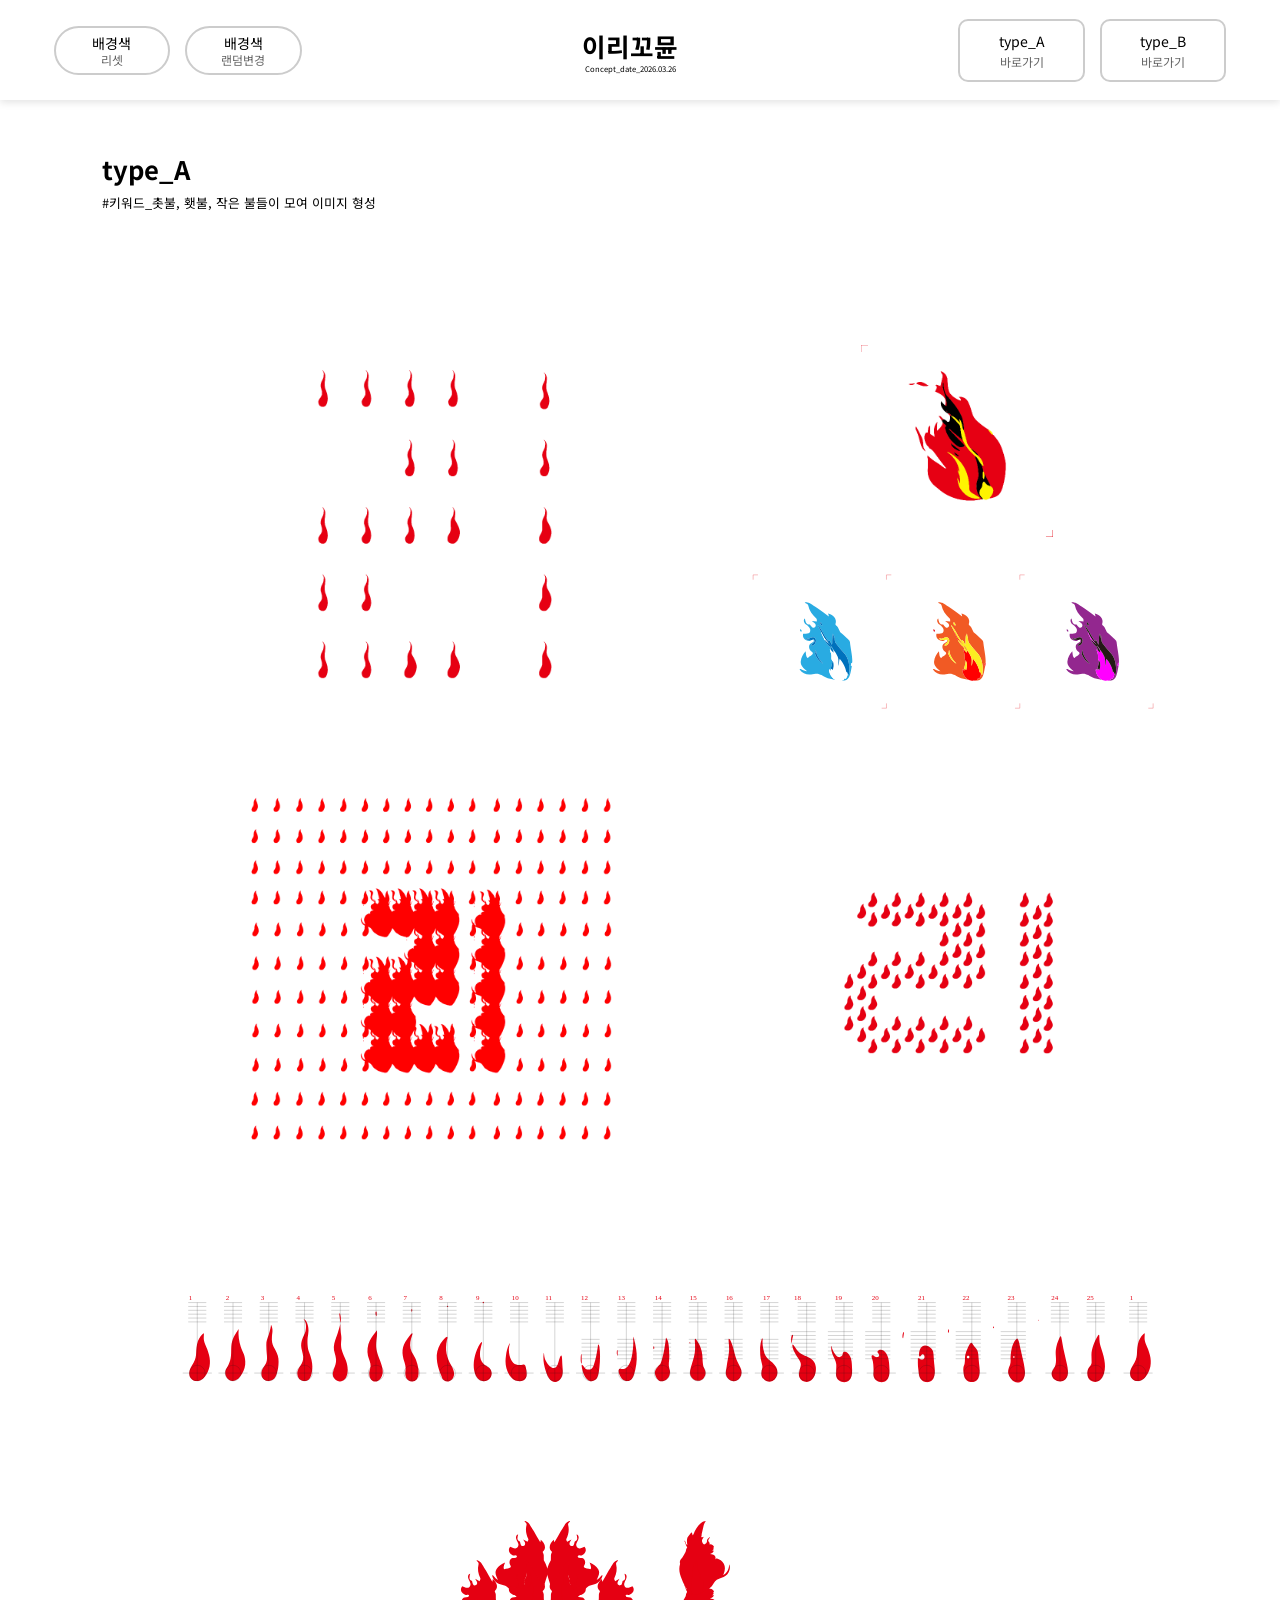
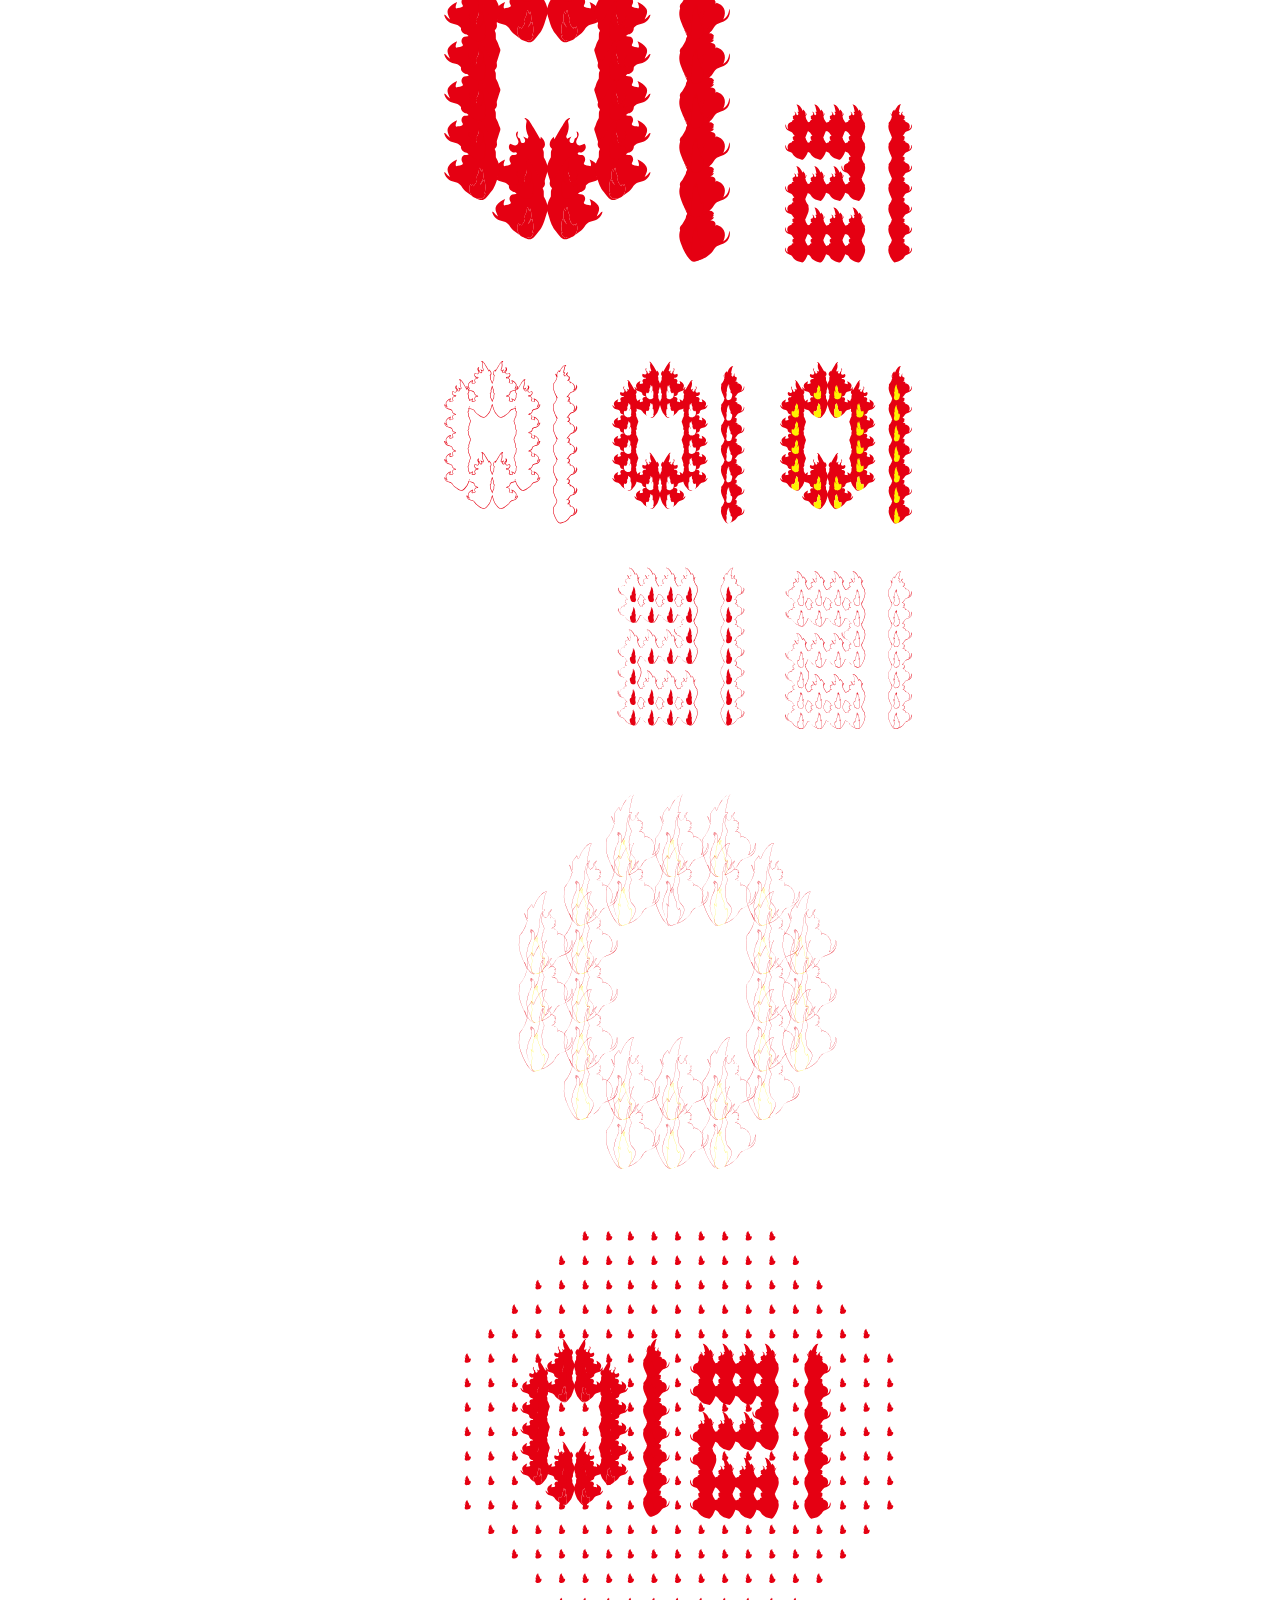
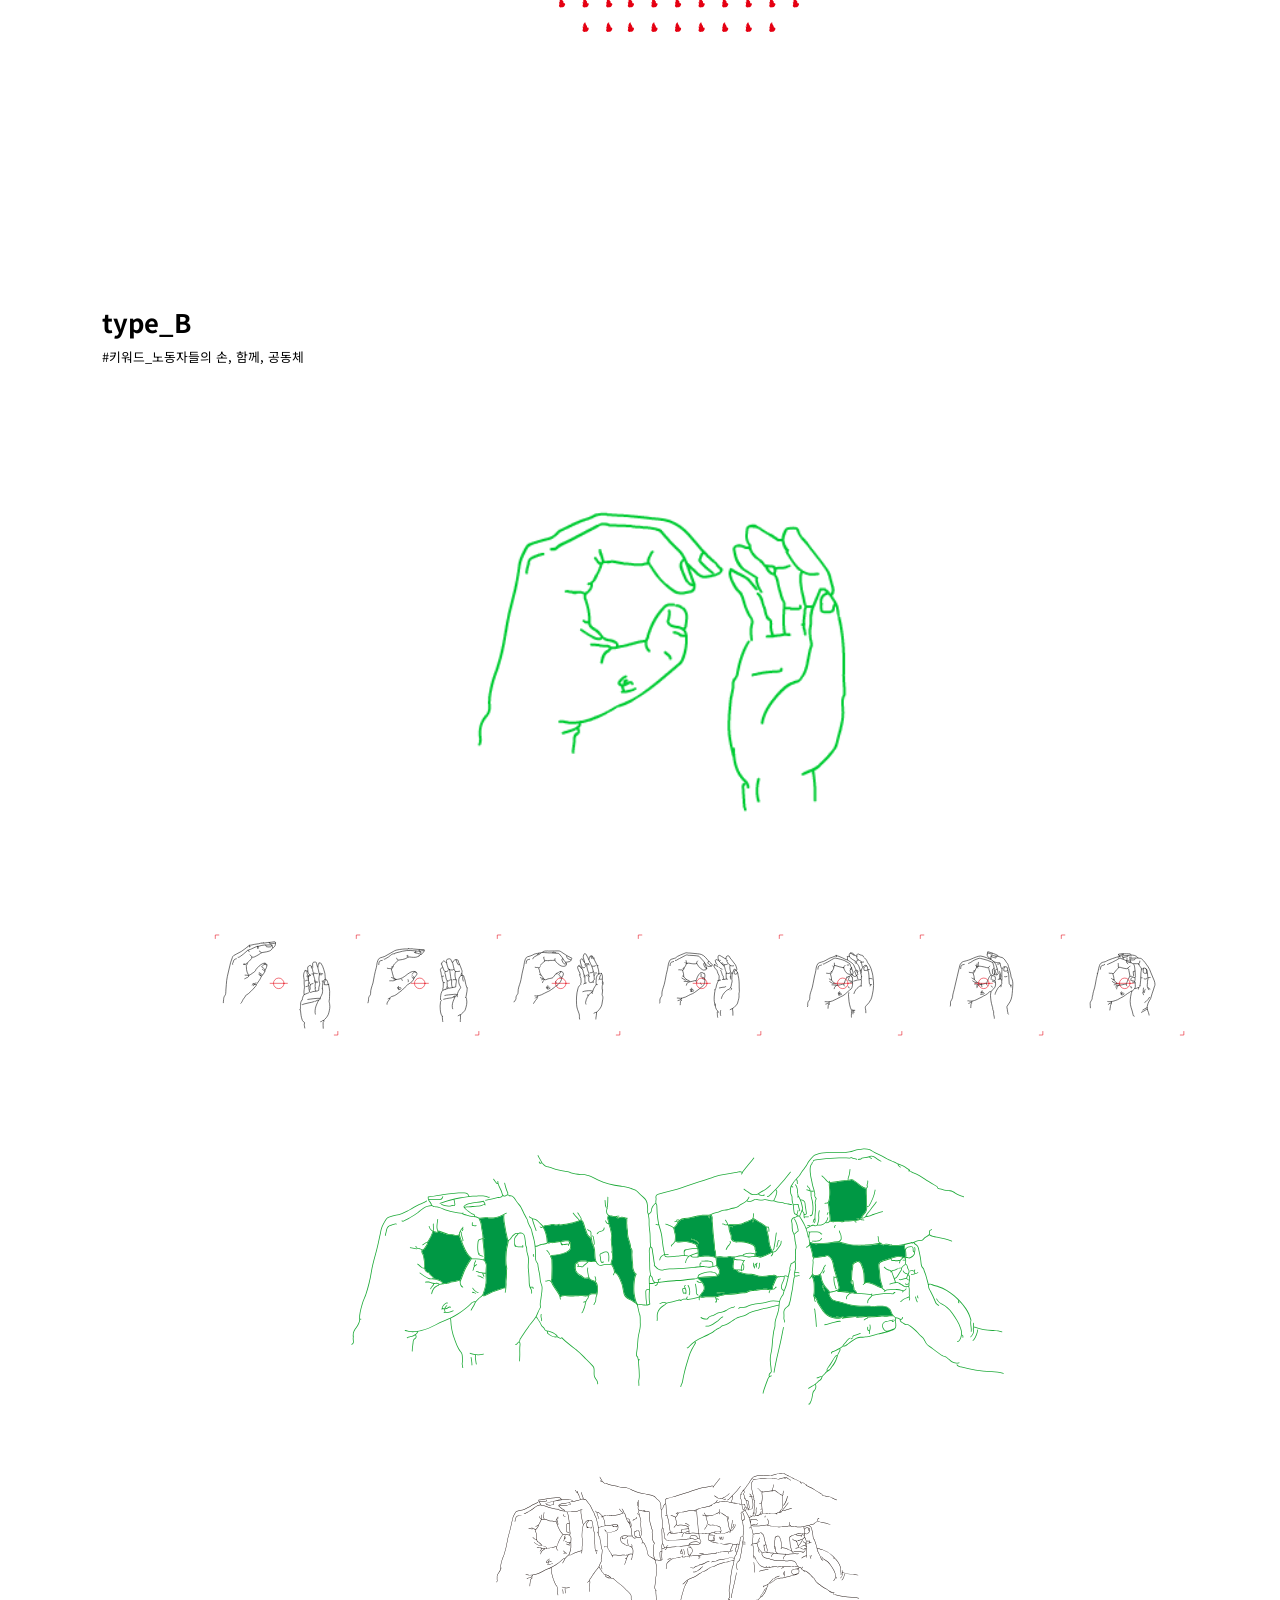
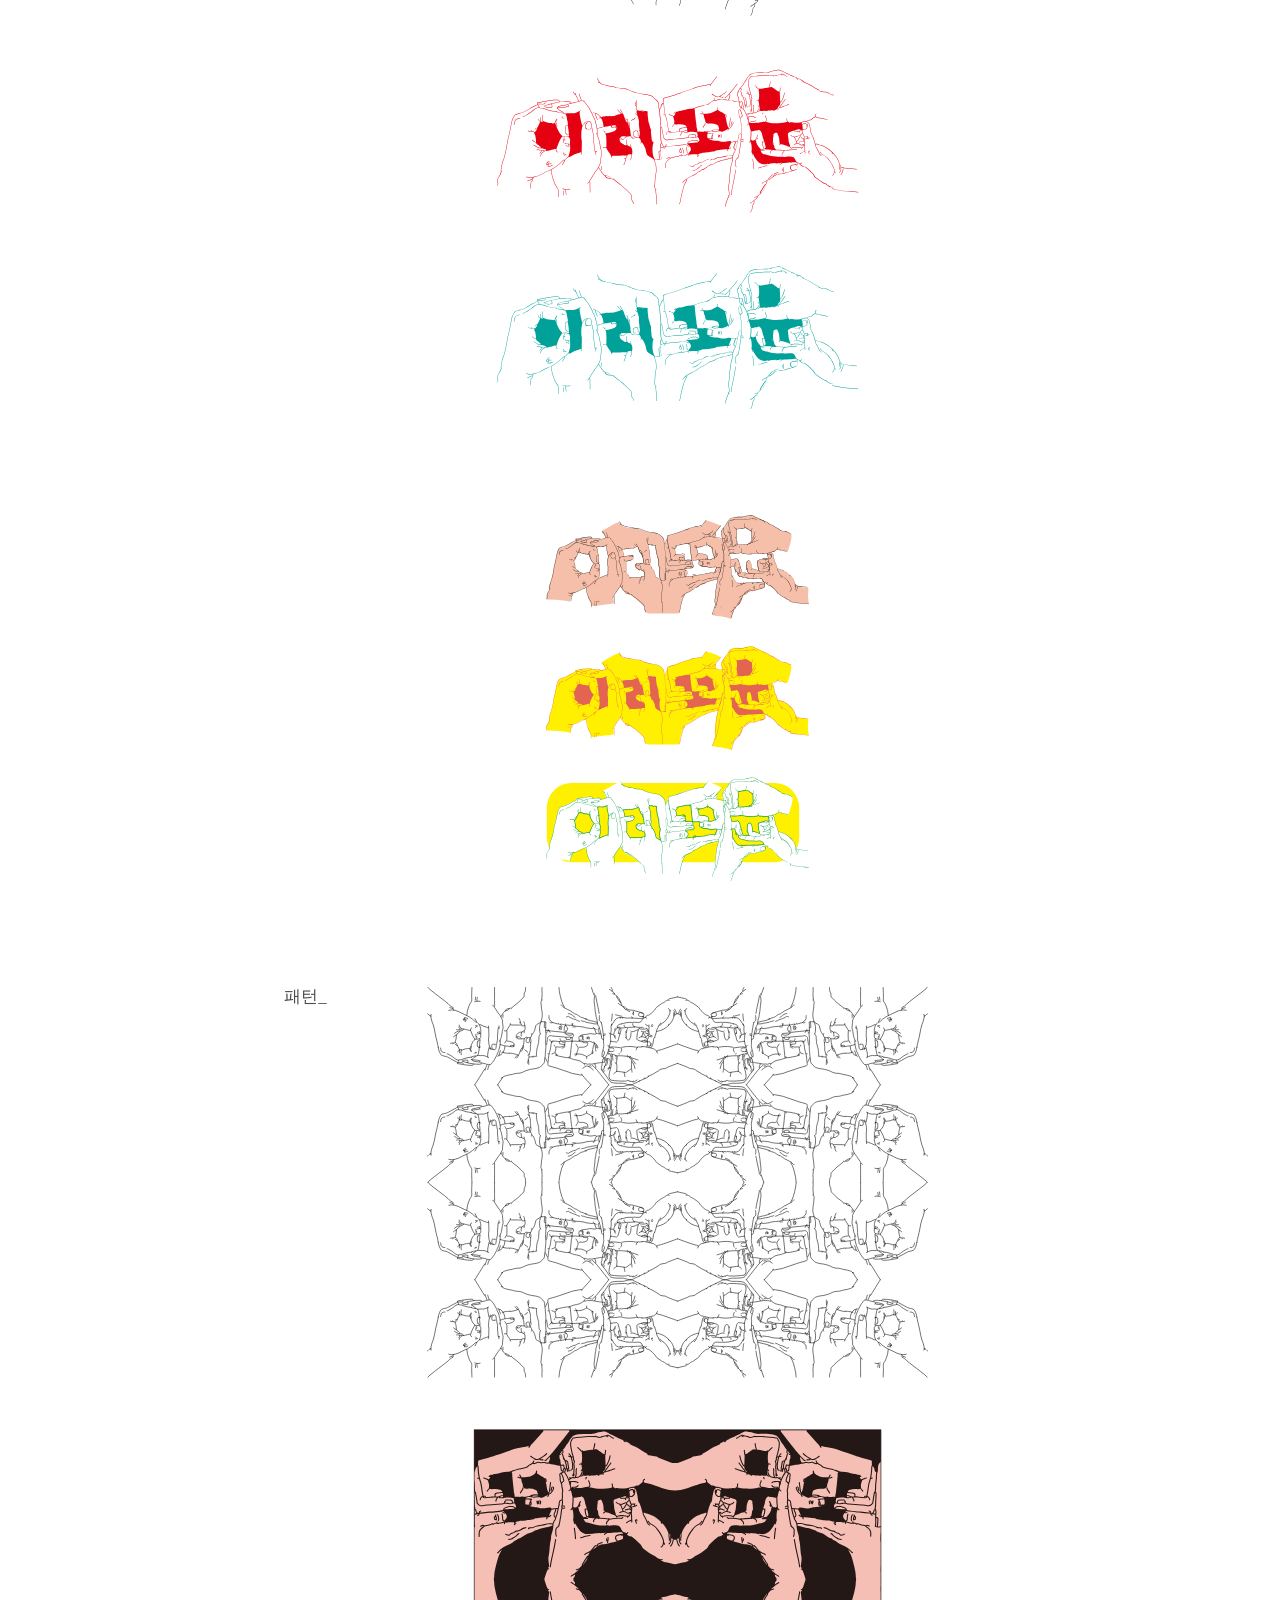
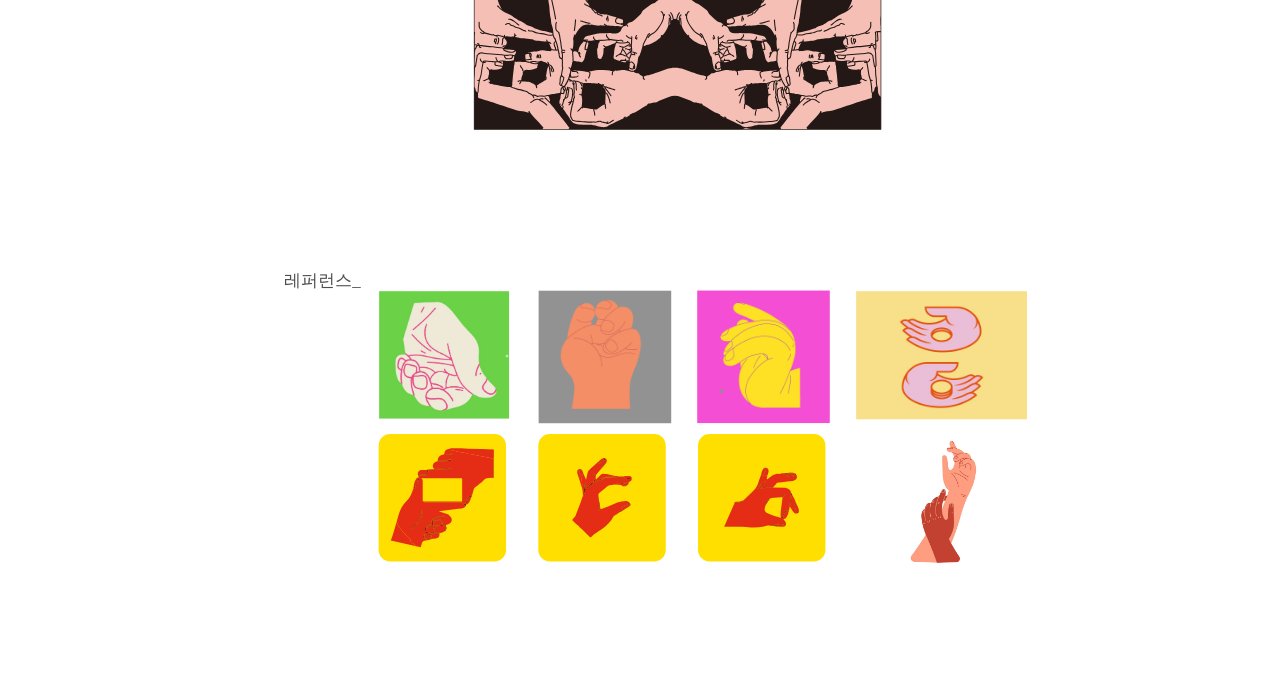
<file: index.html>
<!DOCTYPE html>
<html lang="ko">
<head>
<meta charset="UTF-8">
<meta name="viewport" content="width=device-width, initial-scale=1.0">
<title>scroll test</title>

<!-- Google Sans Font -->
<link rel="preconnect" href="https://fonts.googleapis.com">
<link rel="preconnect" href="https://fonts.gstatic.com" crossorigin>
<link href="https://fonts.googleapis.com/css2?family=Noto+Sans+KR:wght@100..900&display=swap" rel="stylesheet">
<link rel="stylesheet" href="yili.css">
<script src="yili.js" defer></script>
</head>

<body>

    <div class="menu">
        <div class="btn_A">
            <div class="button" id="bg-reset">
                배경색<br><span>리셋</span>
            </div>

            <div class="button" id="bg-random">
                배경색<br><span>랜덤변경</span>
            </div>
        </div>

        <div class="title">
            <h1>이리꼬뮨</h1>
            <li>Concept_date_2026.03.26</li>
        </div>

        <div class="btn_B">
            <div class="button" id="type_A">
                type_A<br><span>바로가기</span>
            </div>
            <div class="button" id="type_B">
                type_B<br><span>바로가기</span>
            </div>
        </div>        
    </div>

    <header class="header" id="type_AA">        
        <div>
            <h1>type_A</h1>
            <li>#키워드_촛불, 횃불, 작은 불들이 모여 이미지 형성 </li>
        </div>
        <div class="gif-container">
            <div class="gif_A">
                <div class="gif_AA">
                    <div class="gif_AA1">
                        <img src="gif/fire1.gif" alt="GIF" class="gif_AAA1">
                    </div>
                    <div class="gif_AA2">
                        <img src="gif/big_fire.gif" alt="GIF" class="gif_AAA2">
                        <img src="svg/big_fire.svg" alt="SVG" class="gif_AAA3">                        
                    </div>
                </div>
            </div>
            <div class="gif_B">
                <div class="gif_BB">
                    <div class="gif_BB1">
                        <img src="gif/fire2.gif" alt="GIF" class="gif_BBB1">
                    </div>
                    <div class="gif_BB2">
                        <img src="gif/small_fire.gif" alt="GIF" class="gif_BBB2">
                    </div>      
                </div>                      
            </div>
        </div>
        <div class="type_svg">
            <img src="svg/typeA.svg" alt="SVG">
        </div>
    </header>

    <main class="main" id="type_BB">
        <h1>type_B</h1>
        <li>#키워드_노동자들의 손, 함께, 공동체</li>
        </div>
        <div class="gif-container_B">
            <div class="gif_C">
                <div class="gif_CC">
                    <div class="gif_CC1">
                        <img src="gif/hand.gif" alt="GIF" class="gif_CCC1">
                    </div>
                </div>
            </div>
        </div>
        <div class="type_svg">
            <img src="svg/typeB.svg" alt="SVG">
        </div>
    </main>

</body>
</html>
</file>
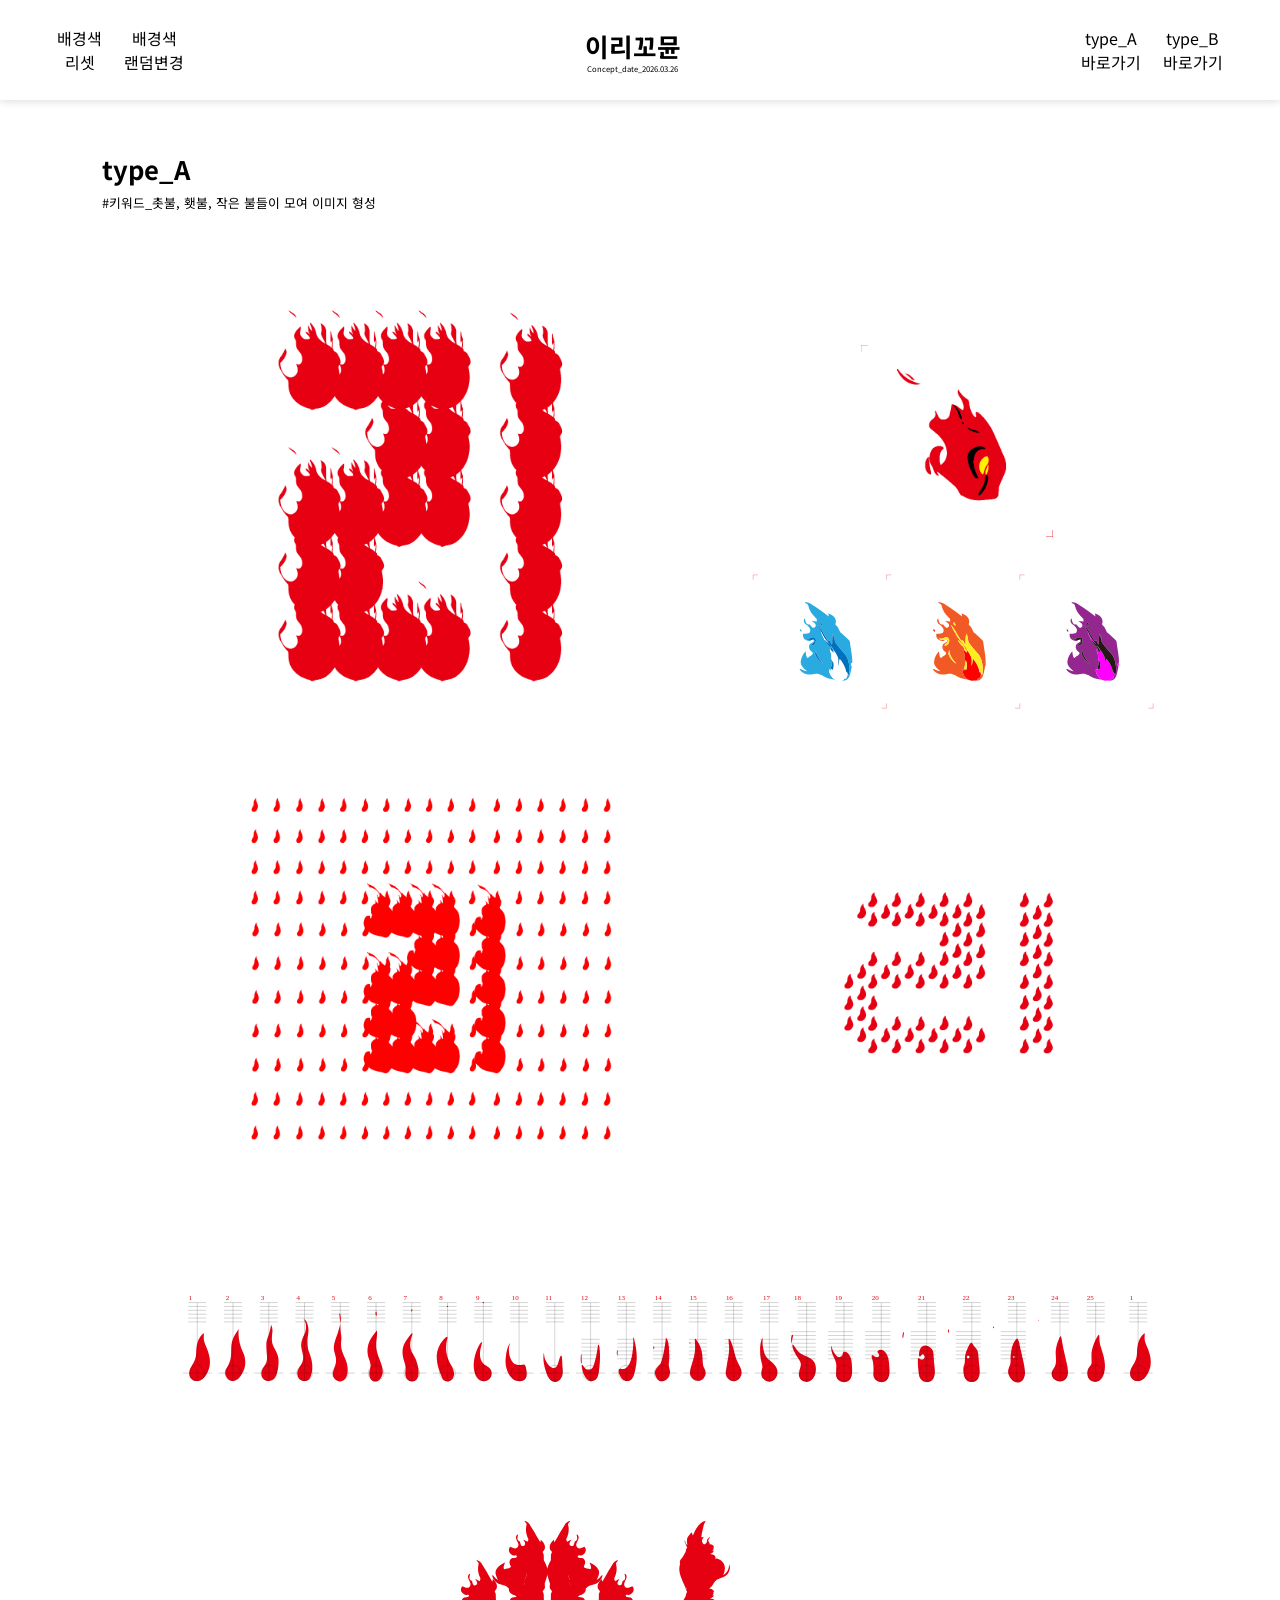
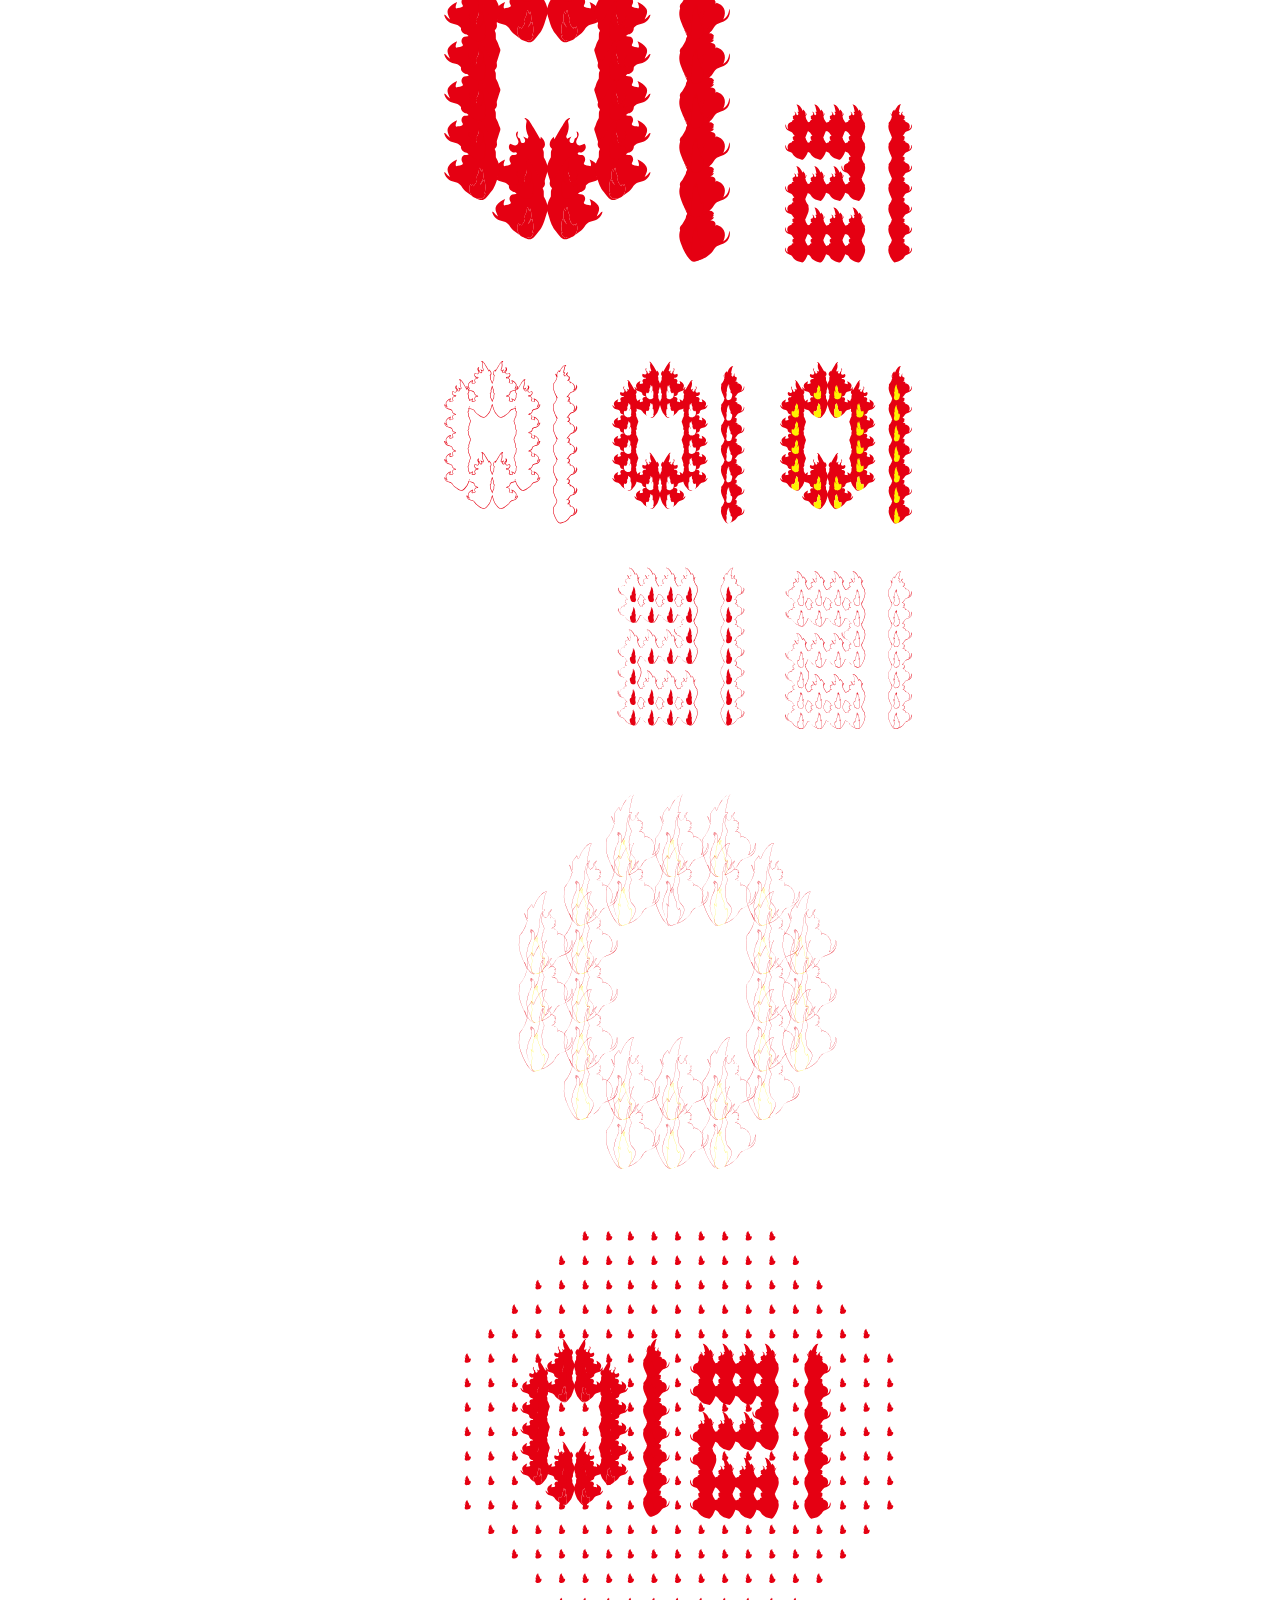
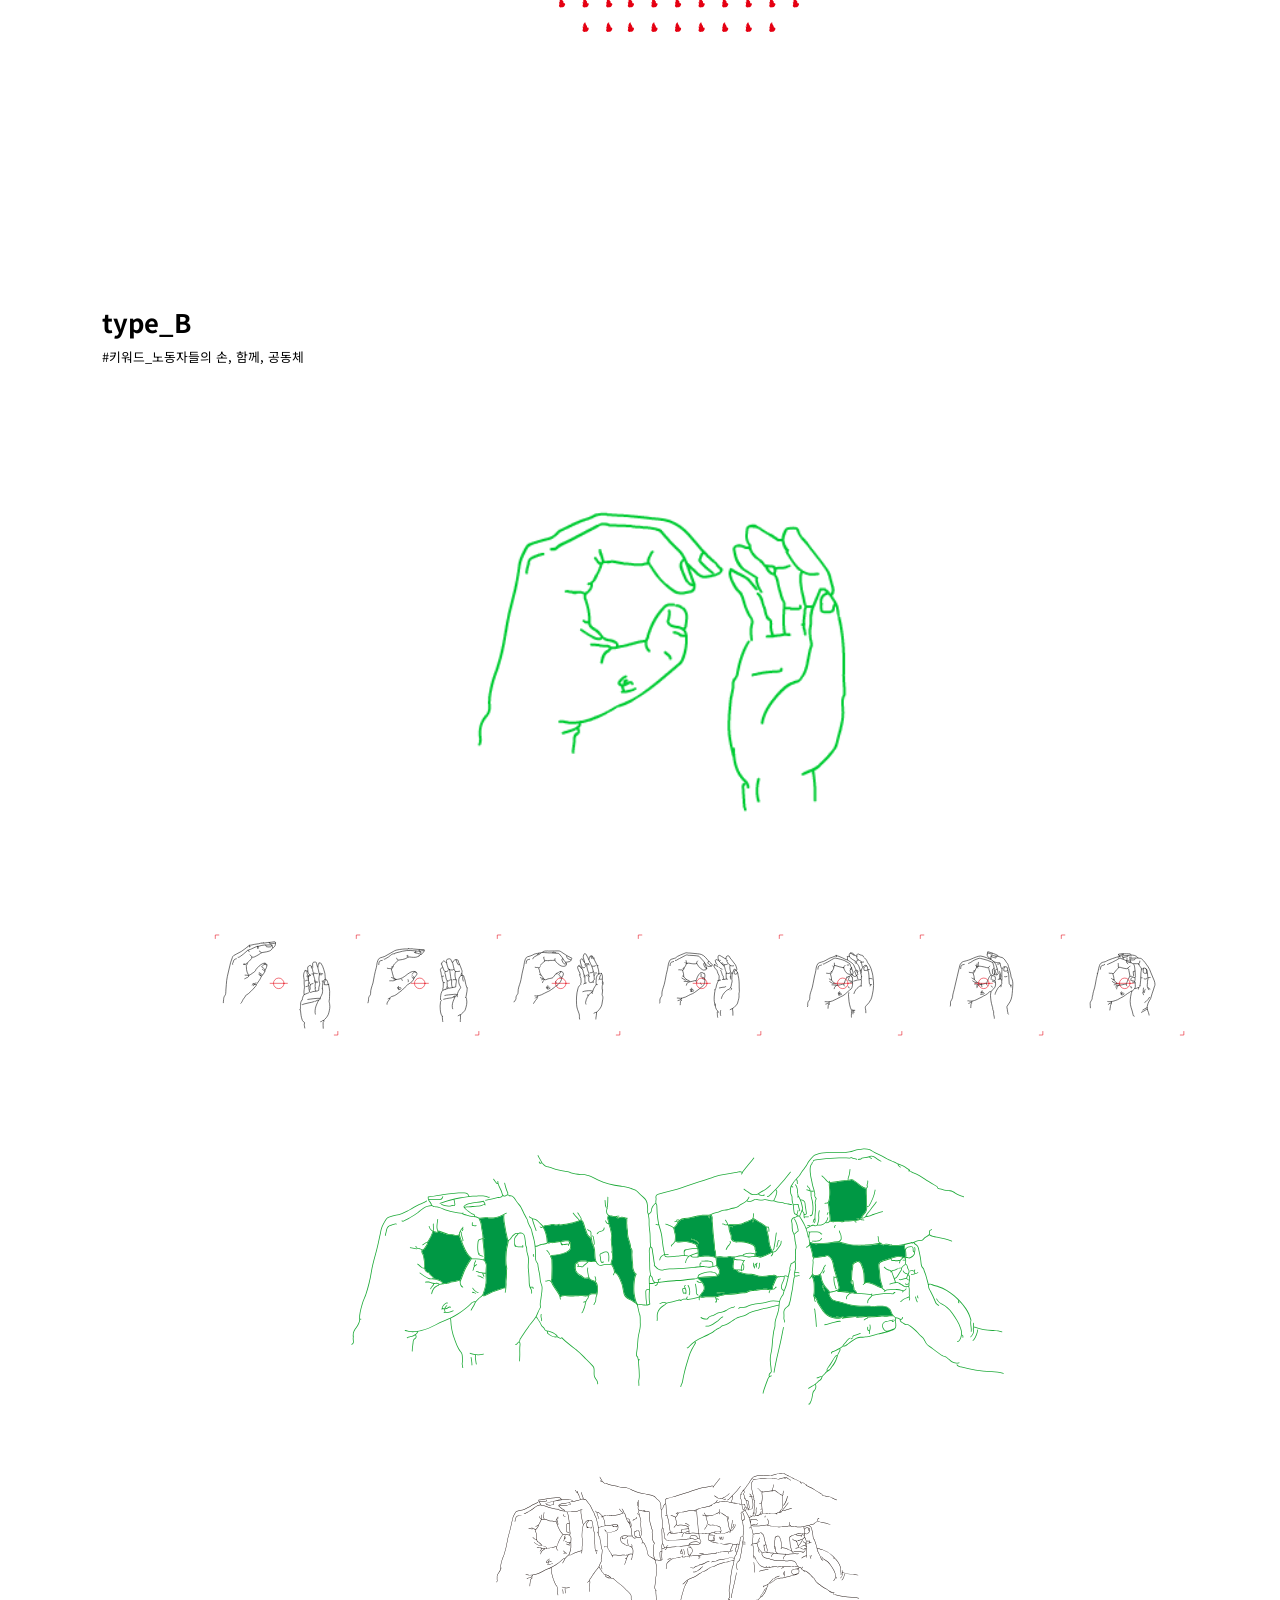
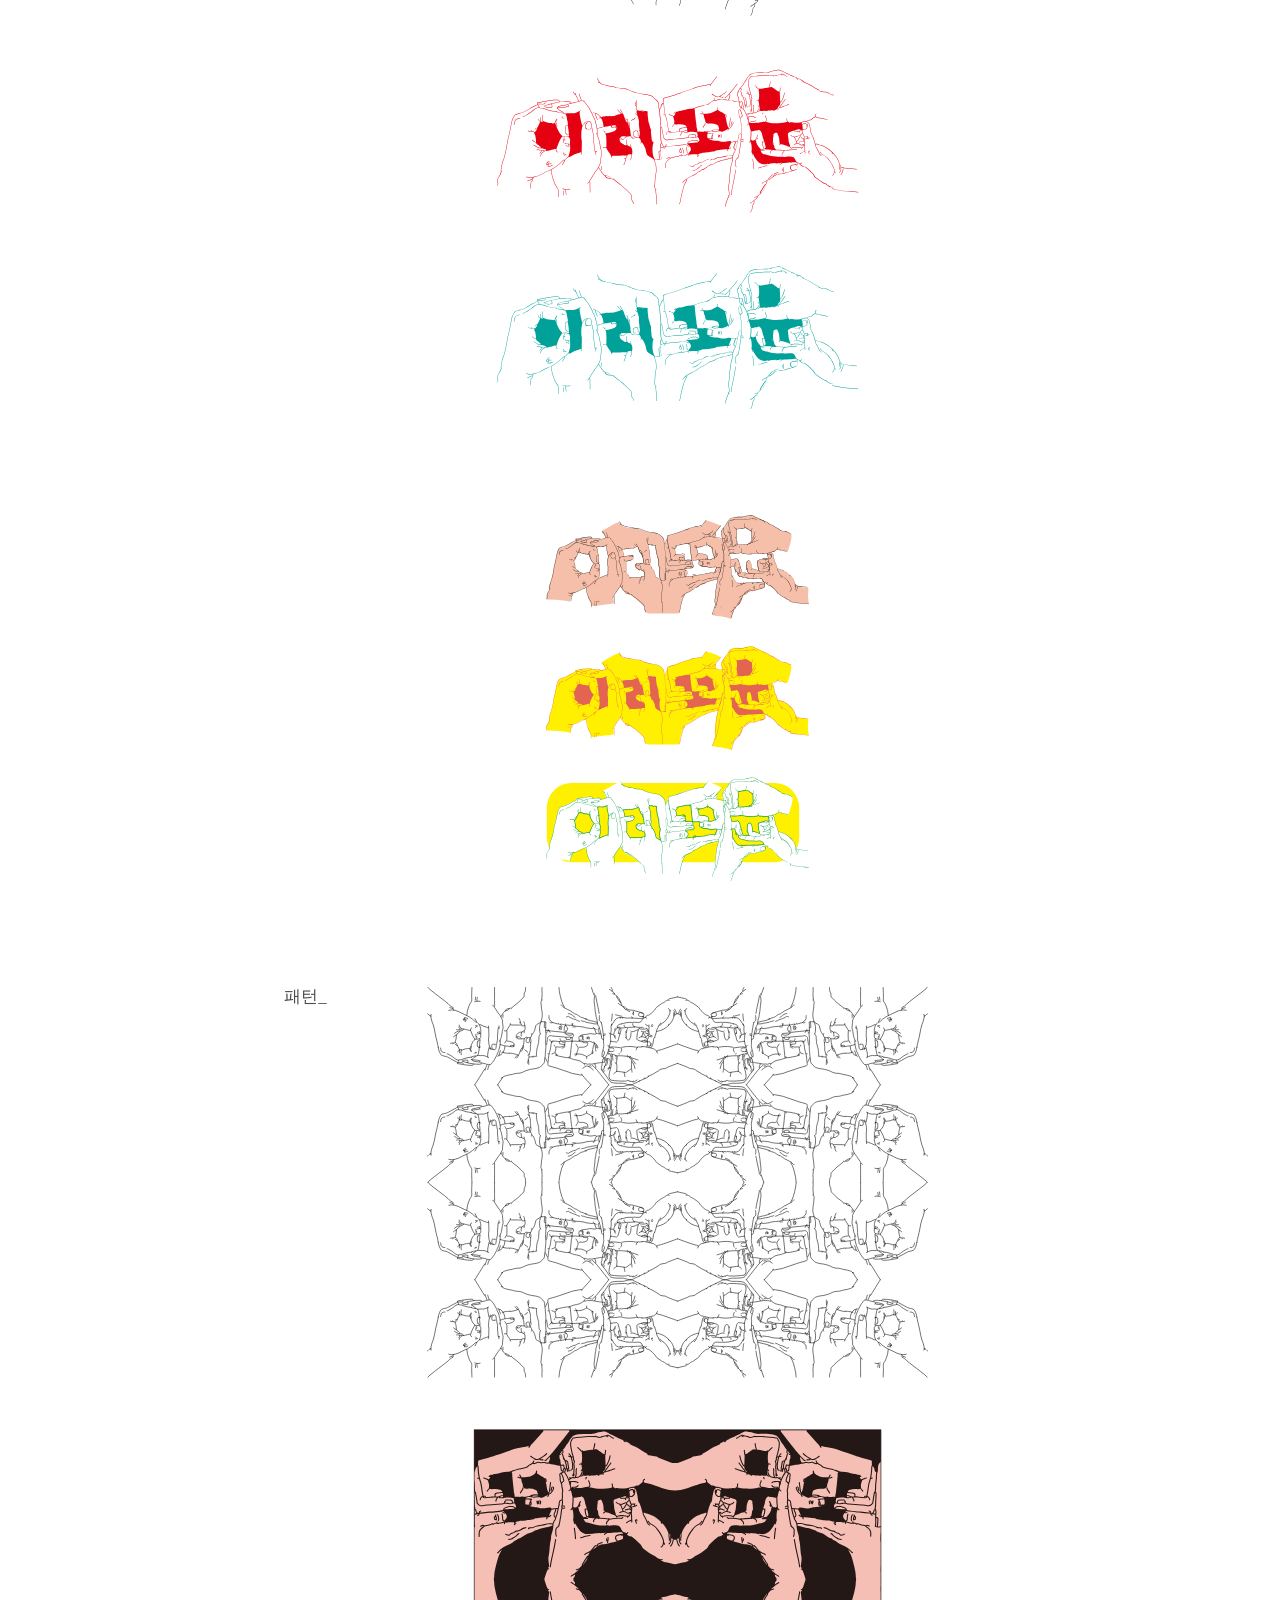
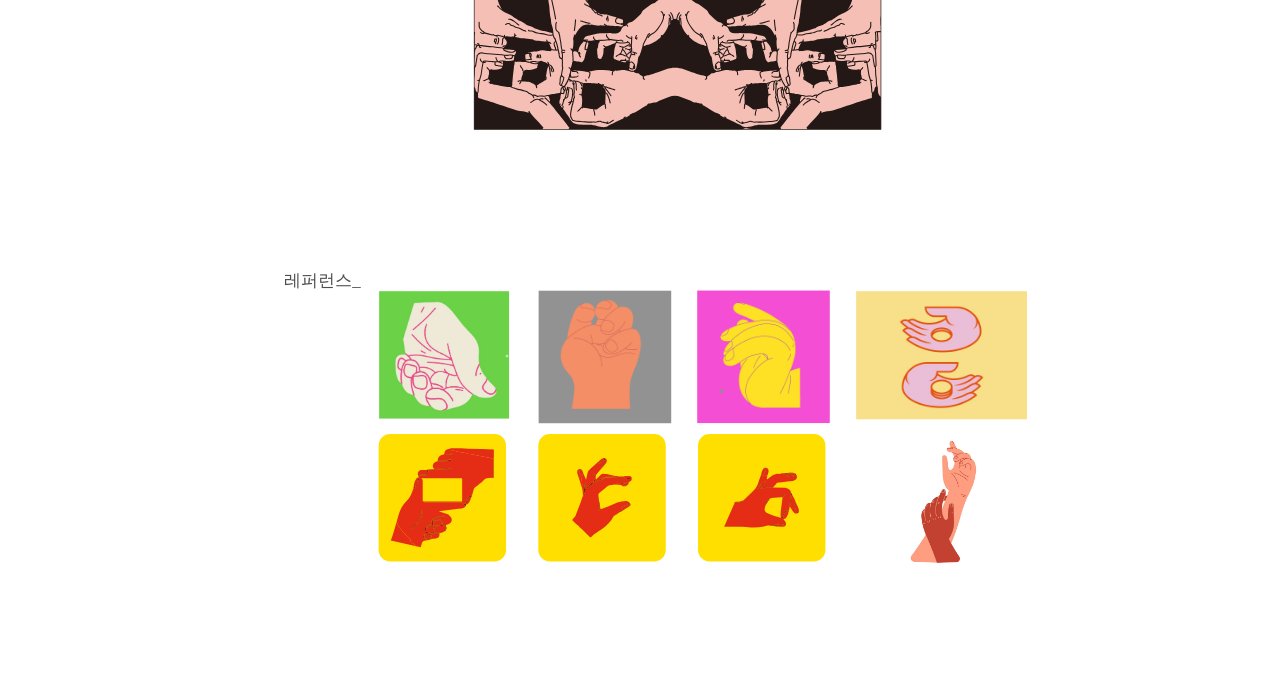
<file: yili.html>
<!DOCTYPE html>
<html lang="ko">
<head>
<meta charset="UTF-8">
<meta name="viewport" content="width=device-width, initial-scale=1.0">
<title>scroll test</title>

<!-- Google Sans Font -->
<link rel="preconnect" href="https://fonts.googleapis.com">
<link rel="preconnect" href="https://fonts.gstatic.com" crossorigin>
<link href="https://fonts.googleapis.com/css2?family=Noto+Sans+KR:wght@100..900&display=swap" rel="stylesheet">
<link rel="stylesheet" href="yili.css">
<script src="yili.js" defer></script>
</head>

<body>

    <div class="menu">
        <div class="btn_A">
            <button class="bg-reset">
                배경색<br><span>리셋</span>
            </button>

            <button class="bg-random">
                배경색<br><span>랜덤변경</span>
            </button>
        </div>

        <div class="title">
            <h1>이리꼬뮨</h1>
            <li>Concept_date_2026.03.26</li>
        </div>

        <div class="btn_B">
            <button id="type_A">
                type_A<br><span>바로가기</span>
            </button>
            <button id="type_B">
                type_B<br><span>바로가기</span>
            </button>
        </div>        
    </div>

    <header class="header" id="type_AA">        
        <div>
            <h1>type_A</h1>
            <li>#키워드_촛불, 횃불, 작은 불들이 모여 이미지 형성 </li>
        </div>
        <div class="gif-container">
            <div class="gif_A">
                <div class="gif_AA">
                    <div class="gif_AA1">
                        <img src="/gif/fire1.gif" alt="GIF" class="gif_AAA1">
                    </div>
                    <div class="gif_AA2">
                        <img src="/gif/big_fire.gif" alt="GIF" class="gif_AAA2">
                        <img src="/svg/big_fire.svg" alt="SVG" class="gif_AAA3">                        
                    </div>
                </div>
            </div>
            <div class="gif_B">
                <div class="gif_BB">
                    <div class="gif_BB1">
                        <img src="/gif/fire2.gif" alt="GIF" class="gif_BBB1">
                    </div>
                    <div class="gif_BB2">
                        <img src="/gif/small_fire.gif" alt="GIF" class="gif_BBB2">

                    </div>      
                </div>                      
            </div>
        </div>
        <div class="type_svg">
            <img src="/svg/typeA.svg" alt=":(">
        </div>
    </header>

    <main class="main" id="type_BB">
        <h1>type_B</h1>
        <li>#키워드_노동자들의 손, 함께, 공동체</li>
        </div>
        <div class="gif-container_B">
            <div class="gif_C">
                <div class="gif_CC">
                    <div class="gif_CC1">
                        <img src="/gif/hand.gif" alt="GIF" class="gif_CCC1">
                    </div>
                </div>
            </div>
        </div>
        <div class="type_svg">
            <img src="/svg/typeB.svg" alt=":(">
        </div>
    </main>

</body>
</html>
</file>
<file: yili.css>
ul, ol, li {
  list-style: none;
  padding: 0;
}

button {
    appearance: none;
    -webkit-appearance: none;
    -moz-appearance: none;
    border: none;
    background: none;
    font: inherit;
}

h1, li, .button
     {
    -webkit-user-select: none; /* Chrome, Safari */
    -moz-user-select: none;    /* Firefox */
    -ms-user-select: none;     /* IE/Edge */
    user-select: none;         /* 표준 */
}


/* 메뉴--초기화 */


body {
    margin: 0;
    font-family:
        "Noto Sans KR",
        -apple-system,
        BlinkMacSystemFont,
        "Segoe UI",
        Roboto,
        Arial,
        sans-serif;
}

/* 메뉴 */
.menu {
    position: fixed;
    width: 100%;
    height: clamp(100px, 7vw, 150px);
    background-color: hsl(0, 0%, 100%);
    padding: 1vw 4vw;
    z-index: 1000;
    box-shadow: 0 2px 8px rgba(0,0,0,0.12);
    display: flex;
    align-items: center;
    justify-content: space-between;
    box-sizing: border-box;
}

.btn_A, .btn_B {
    display: flex;
    gap: 10px;   
}

.button {
    width: 8vw;
    padding: 10px 10px;
    border: 2px solid #ccc;
    border-radius: 10px;
    font-size: 1.1vw;
    cursor: pointer;
    background: #fff;
    margin: clamp(2px, 0.2vw, 5px);
    justify-content: center;
    align-items: center;
    text-align: center;
}
.btn_A > .button{
    padding: 5px 5px;
    border: 2px solid #ccc;
    border-radius: 40px;
    font-size: 1.1vw;
    cursor: pointer;
    background: #fff;
} 

.button > span {
    display: block;
    font-size: clamp(12px, 0.8vw, 16px);
    margin-top: 2px;
    color: rgb(101, 101, 101);
}

.btn_A > .button > span {
    margin-top: -2px;
}

.button:hover {
    border: 2px solid #a5a5a5;
}


@media (max-width: 1100px) {
         .button, .btn_A > .button {
        font-size: 0.9rem;
    }
         .button > span {
        font-size: 10px;
    }
}


@media (max-width: 700px) {
           .button, .btn_A > .button {
        font-size: 0.7rem;
    }
         .button > span {
        font-size: 8px;
    }
}

.menu .title {
    display: flex;
    flex-direction: column;
    align-items: center;
    gap: 1px;
}

.menu .title>h1 {
    font-size: 2vw;
    margin: 0;
    color: hsl(0, 0%, 0%);
}
.menu .title>li {
    font-size: 0.6vw;
    margin-top: -2px;
    color: hsl(0, 0%, 0%);
}

.type_svg {
    justify-content: center;
    align-items: center;
    width: 100%;
    height: auto;
}

/* 레이아웃========================================== */

.header, .main  {
    height: auto;
    padding-top: clamp(50px, 30vw, 150px);
    padding-left: clamp(20px, 8vw, 280px);
    overflow: hidden;
}

h1 {
    font-size: 2vw;
    margin: 0;
    color: hsl(0, 0%, 0%);
}
li {
    font-size: 1vw;
    margin-top: 0.5vw;
    color: hsl(0, 0%, 0%);
}

.gif-container {
    display: flex;  
    flex-direction: column;
    column-gap: 10px;
    justify-content: center;
    align-items: center;
    width: 85vw;
    height: 75vw;
    overflow: hidden;
    margin-top: 2vw;
        border: 0px solid #ccc;
}

.gif_A {
    position: relative;
    justify-content: center;
    align-items: center;
    overflow: hidden;
    width: 100%;
    height: 50%;
    object-fit: cover;
    display: flex;  
}
.gif_AA {
    width: 100%;
    height: auto;
    display: flex;
    align-items: center;
    justify-content: space-between;
    top: 50%;
    left: 0%;
}
.gif_AA1 {
    width: 60%;
    height: auto;
    overflow: hidden;
    transform: translate(0%, 0%);
}
.gif_AA2 {
    display: flex;
    flex-direction: column;
    width: 45%;
    padding-top: 15vw;
    height: auto;
    overflow: hidden;
    transform: translate(0%, 0%);
    justify-content: center;
    align-items: center;
}
.gif_AAA1 {
    width: 60vw;
    height: auto;
    padding-left: 20px;
    transform: translate(-12%, -2%);
}
.gif_AAA3 {
    width: 40vw;
    height: auto;
    padding-left: 20px;
    transform: translate(0%, -2%);
}
.gif_AAA2 {
    width: 15vw;
    transform: translate(0%, 0%);
}


.gif_B {
    position: relative;
    justify-content: center;
    align-items: center;
    overflow: hidden;
    width: 100%;
    height: 45%;
    margin-top: 2vw;
    object-fit: cover;
    display: flex;  
}

.gif_BB {
    width: 100%;
    height: 100%;
    display: flex;
    align-items: center;
    justify-content: space-between;

}
.gif_BB1 {
    width: 50%;
    height: auto;
    overflow: hidden;
    transform: translate(25%, 0%);
}
.gif_BB2 {
    width: 50%;
    height: auto;
    overflow: hidden;
    transform: translate(20%, 0%);
}
.gif_BBB1 {
    width: 30vw;
    height: auto;
}
.gif_BBB2 {
    width: 30vw;
    height: auto;
}


.gif_C {
    position: relative;
    justify-content: center;
    align-items: center;
    overflow: hidden;
    width: 90%;
    height: auto;
    object-fit: cover;
    display: flex;  

}
.gif_CC {
    width: 100%;
    height: auto;
    display: flex;
    align-items: center;
    justify-content: center;
}
.gif_CC1 {
    width: 100%;
    height: auto;
    align-items: center;
    justify-content: center;
    overflow: hidden;
    transform: translate(0%, 0%);

}
.gif_CCC1 {
    width: 50vw;
    height: auto;
    padding-left: 20px;
    padding-top: 10vw;
    transform: translate(25%, -2%);
    align-items: center;
    justify-content: center;
}

.gif-container_B {
    display: flex;  
    flex-direction: column;
    column-gap: 10px;
    justify-content: center;
    align-items: center;
    width: 85vw;
    height: 35vw;
    overflow: hidden;
    margin-top: 2vw;
}

.type_svg {
    width: 120%;
    height: auto;
    left: 50%;
    transform: translateX(-10%);
}
</file>
